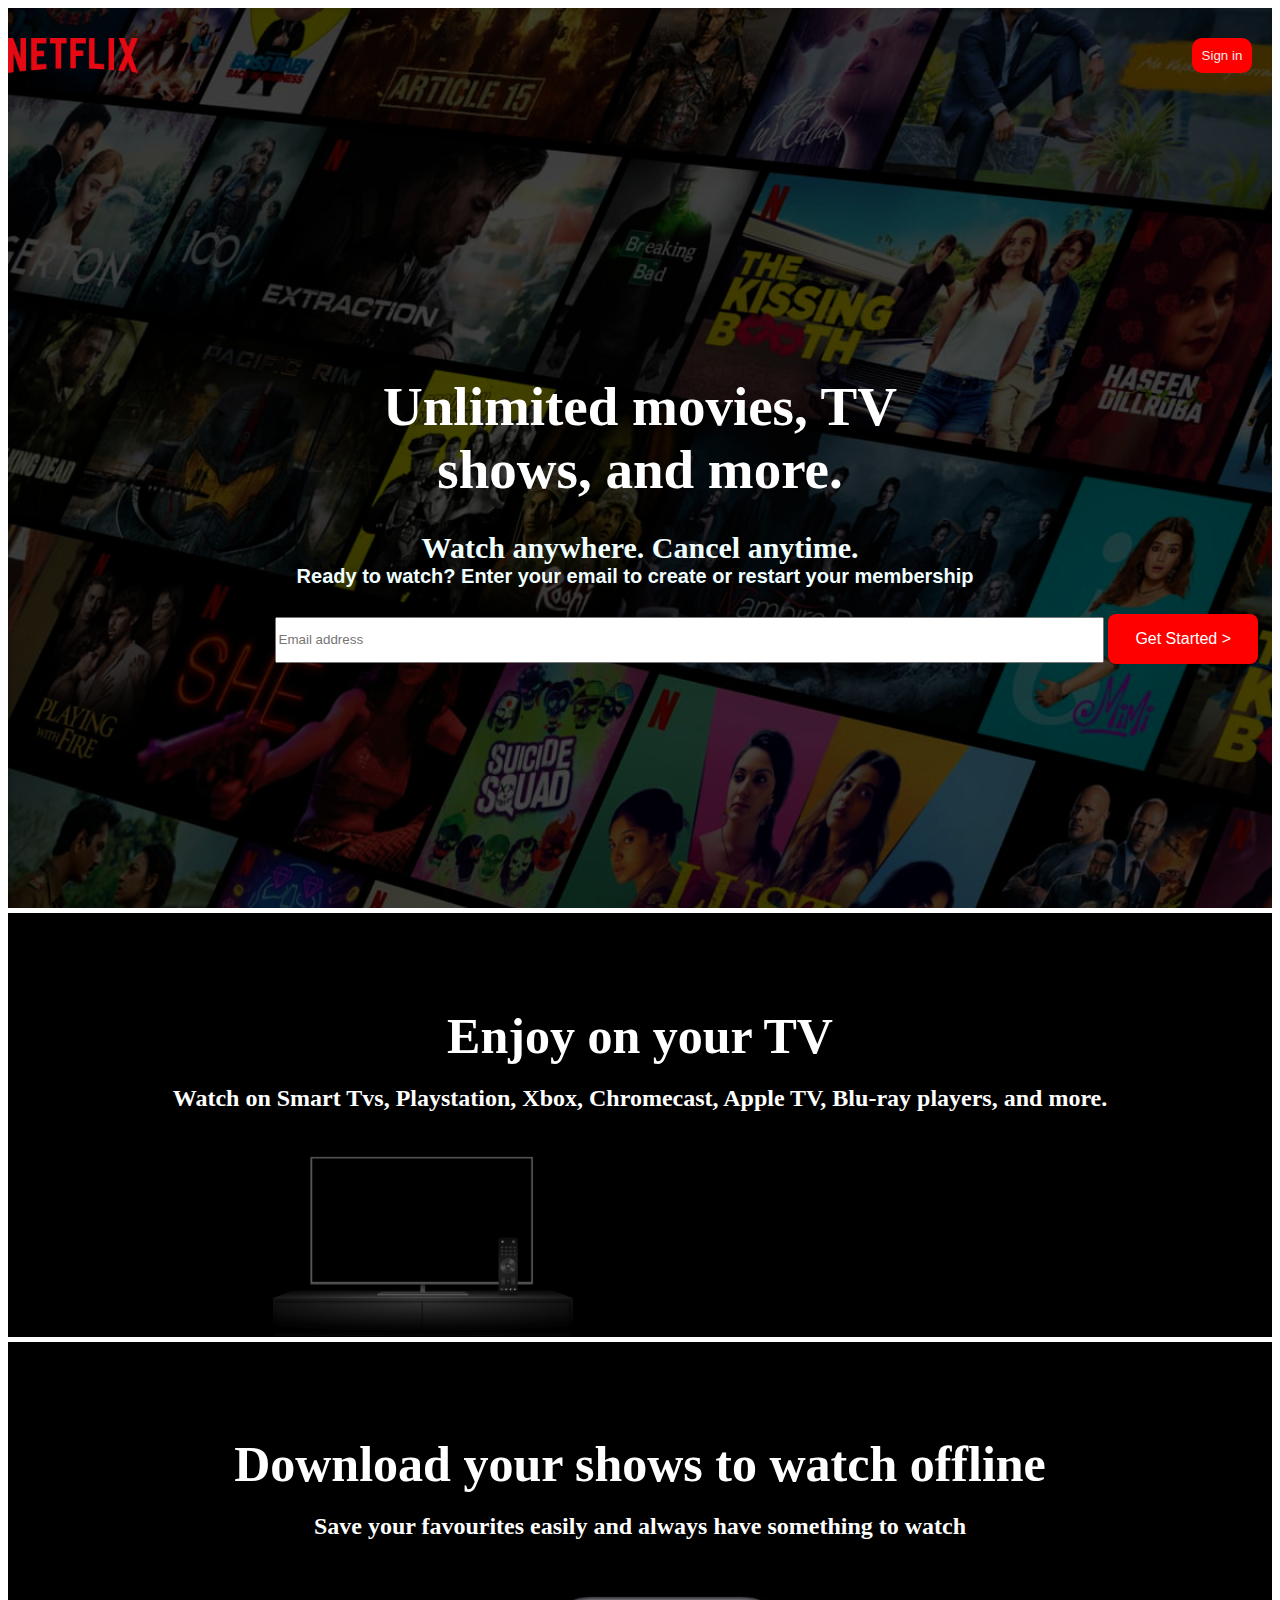
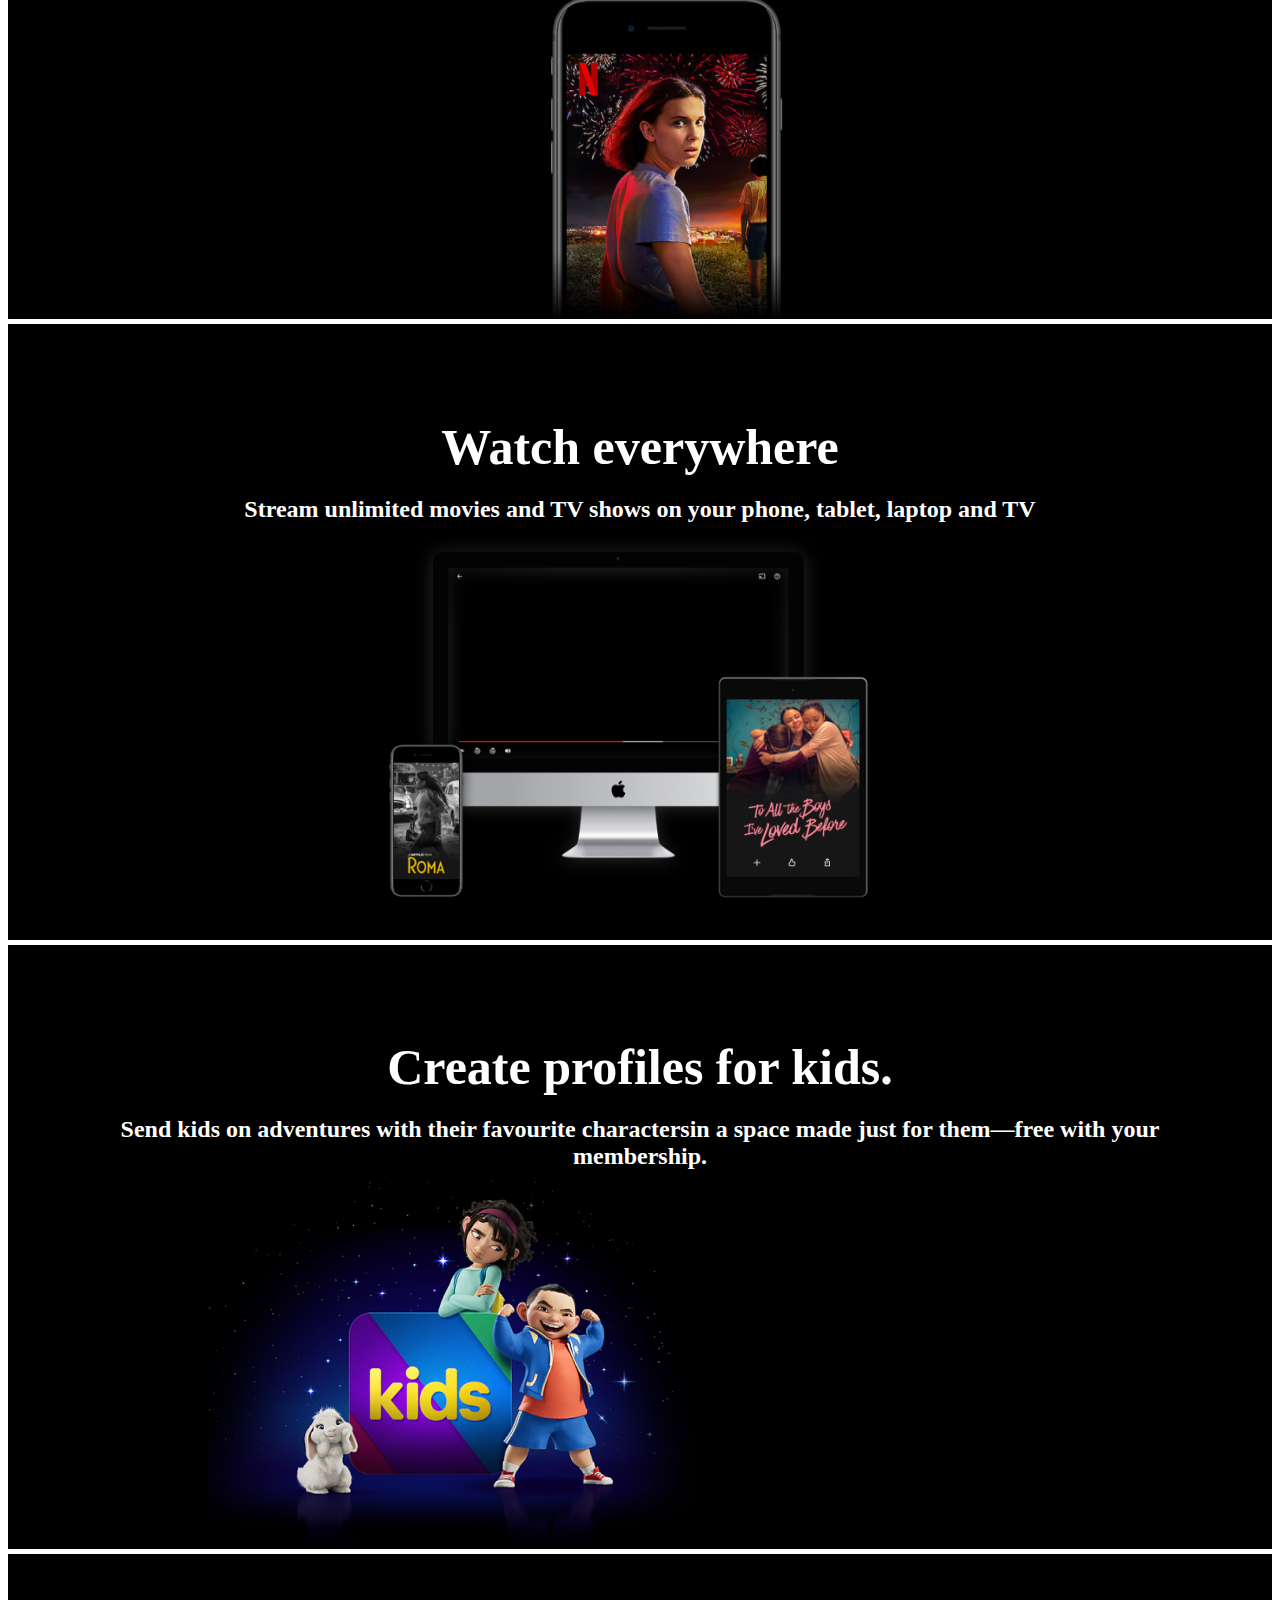
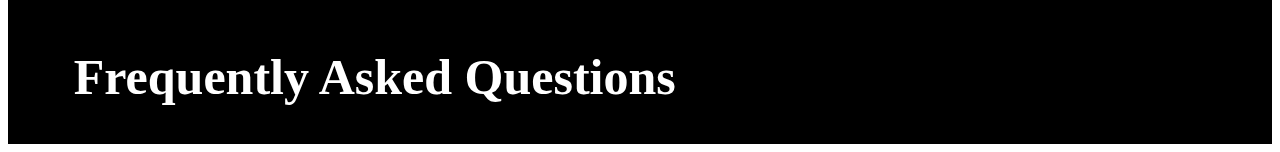
<file: index.html>
<!DOCTYPE html>
<html lang="en">
<head>
    <meta charset="UTF-8">
    <meta http-equiv="X-UA-Compatible" content="IE=edge">
    <meta name="viewport" content="width=device-width, initial-scale=1.0">
    <title>Netflix</title>
    <link rel="stylesheet" href="styles.css">
    <style>
      
        .div {
            background-image: url("images/image1.png")  ;
          object-fit: cover;
          width: 100%;
          background-color: black;
         
        
        }
        .div {
        text-align: center;
        }
        nav {
            padding-top: 30px;
            padding-left: 0px;
            padding-right: 20px;
            
        }
       
        .nav2 {
            background-color: red;
            margin: 0;
            border: 0;
            height: 35px;
            width: 60px;
            align-items: left;
            justify-content: left;
            float: right;
            border-radius: 10px;

        }

        h1 {
            padding-top: 300px;
            padding-bottom: 0px;
            margin-bottom: 0;
            text-align: center;
            font-family: 'Arial Narrow';
            font-style: normal;
            color: white;
           
        }

        h2 {
            padding-top: 0px;
            margin-top: 0;
            text-align: center;
            font-family: 'Arial Narrow';
            font-style: normal;
            color: white; 
            padding-bottom: 0px;
            margin-bottom: 0px;
        }

        h3 {
           
            text-align: center;
            font-family: 'Arial Narrow';
            font-style: normal;
            color: white;
            padding-bottom: 0px;
            margin-bottom: 0px;
        
        }
        h4 {
            color: azure;
           text-align: center;
           font-size: 20px;
           margin-top: 0px;
           padding-top: 0px;
           font-family: 'Trebuchet MS', 'Lucida Sans Unicode', 'Lucida Grande', 'Lucida Sans', Arial, sans-serif;
           padding-left: 50px;
           padding-right: 60px;
        }
        
        label {
           padding-left: 20%;
        height: 50px;
        border-radius: 20px;
        }

        .button {
            background-color: red;
            margin: 0px;
            border: 0px;
            height: 50px;
            width: 150px;
            font-size: medium;
            color: white;
            border-radius: 8px;
        }
          
          img {
            float: left;
          }
    
  fieldset {
          margin: 0;
          border: 0px;
          padding: 0px;
           
  }


  .h1 {
    padding-bottom: 20px;
    padding-top:60px ;
    font-size: 50px;
  }
  .h2 {
    text-align: center;
    padding-left: 100px;
    padding-right: 100px;
  }

  .f2 {
    margin-top: 5px;
    background-color: black;
    align-items: center;
    justify-content: center;
    display: flex;
    flex-wrap: wrap;
    
  }

  .f1 {
    margin-top: 5px;
    background-color: black;
    align-items: center;
    justify-content: center;
    display: flex;
  }

  .rec3 {
    padding-left: 200px;
  }

  .f3 {
    margin-top: 5px;
    background-color: black;
   
  }

  li {
    color: azure;
    height: 30px;
  }

    </style>
</head>
<body>
    
    <div class="div">
    <div style="height: 900px; width: 100%;">
        <nav> <img src="images/Fill-14.png" alt="netflix logo" height="35px" >
        <a href="signin.html"><input type="button" class="nav2" value="Sign in" style="color:rgb(238, 235, 235);"></nav></a>
        <h1 style="font-size: 55px;"><strong> Unlimited movies, TV </strong></h1>
        <h2 style="font-size: 55px;"><strong></strong>shows, and more.</h2>
        <h3 style="font-size: 30px; color:azure"> Watch anywhere. Cancel anytime.</h3>
        <h4>Ready to watch? Enter your email to create or restart your membership</h4>
       <label for="email" > <input type="text" placeholder="Email address" style="height: 40px; width: 65%"></label>
            
    <input type="button" value="Get Started &gt" class="button"></input>
    </div>
</div>
</div>
<fieldset class="f1">
   <div >
    <h1 class="h1">Enjoy on your TV</h1>
    <h2 class="h2">Watch on Smart Tvs, Playstation, Xbox, Chromecast, Apple TV, Blu-ray players, and more.</h2>
    <img class="rec3" src="images/no1.png" alt=" people watching tv">
   </div> 
</fieldset>
<fieldset class="f2">
<div>
    <h1 class="h1">Download your shows to watch offline</h1>
    <h2 class="h2">Save your favourites easily and always have something to watch </h2>
    <img class="rec3" src="images/Rectangle (3).png" alt="">
</div>
</fieldset>

<fieldset class="f2">
    <div>
        <h1 class="h1">Watch everywhere</h1>
        <h2 class="h2">Stream unlimited movies and TV shows on your phone, tablet, laptop and TV</h2>
        <img src="images/Rectangle (4).png" alt="" class="rec3">
    </div>
</fieldset>

<fieldset class="f2">
<div>
    <h1 class="h1">Create profiles for kids.</h1>
    <h2 class="h2">Send kids on adventures with their favourite charactersin a space made just for them—free with your membership. </h2>
    <img src="images/Rectangle (5).png" alt="" class="rec3">
</div>
</fieldset>
<fieldset class="f2">
    <h1 class="h1">Frequently Asked Questions</h1>
    
      <p>what is Netflix?</p>
      <l1>How much does Netflix cost?</l1>
      <l1>Where can i watch?</l1>
      <l1>How do i cancel?</l1>
      <l1>What can i watch on Netflix?</l1>
  
</fieldset>
</body>
</html>
</file>
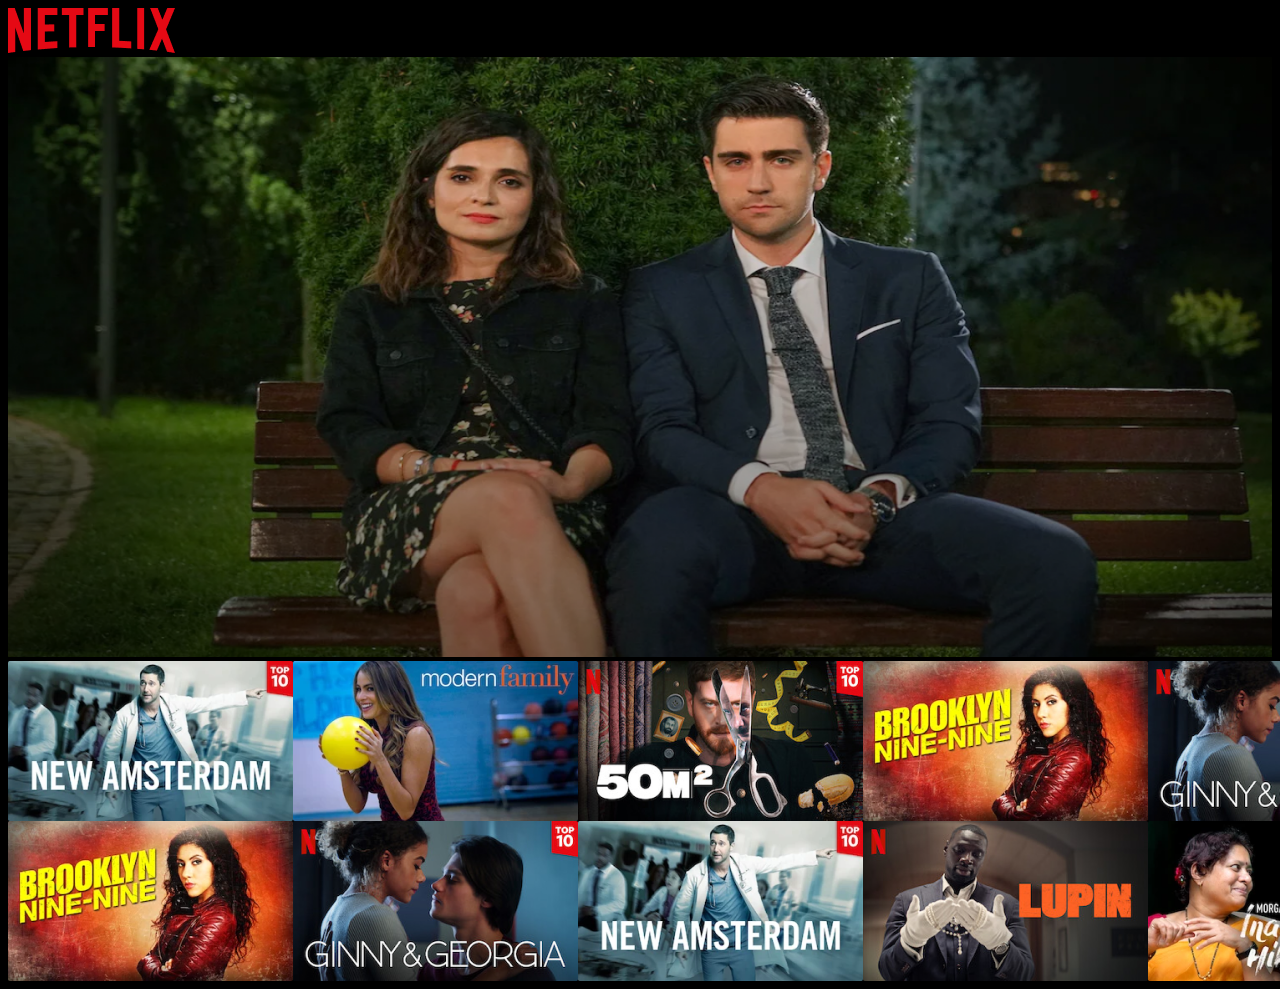
<file: movies.html>
<!DOCTYPE html>
<html lang="en">
<head>
    <meta charset="UTF-8">
    <meta http-equiv="X-UA-Compatible" content="IE=edge">
    <meta name="viewport" content="width=device-width, initial-scale=1.0">
    <title>Movie-home</title>

    <style>
        main {
            flex-wrap: wrap;
            flex-direction: column-reverse;
            align-items: center;
            justify-content: center;
        }

    @media (max-width: 400px) {
.style {
   
    flex-direction: column;
}
    }
    </style>
</head>
<body style="background-color: black;">
    <header>
        <img src="images/Fill-14.png" alt="">
    </header>
    <main>
        <div>
            <img style="height: 600px; width: 100%" src="images/MoviePoster (1).png" alt="">
        </div>
        <div class="style" style="display: flex;">
            <img src="images/MoviePoster (2).png" alt="">
            <img src="images/MoviePoster (3).png" alt="">
           
            <img src="images/MoviePoster (5).png" alt="">

            
                <img src="images/MoviePoster (6).png" alt="">
                <img src="images/MoviePoster (7).png" alt="">
               
                <img src="images/MoviePoster (8).png" alt="">
    
        </div>

        <div style="display: flex; width: 100%;">
            <img src="images/MoviePoster (6).png" alt="">
            <img src="images/MoviePoster (7).png" alt="">
           
            <img src="images/MoviePoster (8).png" alt="">

            <div style="display: flex; width: 100%;">
                <img src="images/MoviePoster (9).png" alt="">
                <img src="images/MoviePoster (10).png" alt="">
               
                <img src="images/MoviePoster (11).png" alt="">
        </div>
    </main>
</body>
</html>
</file>
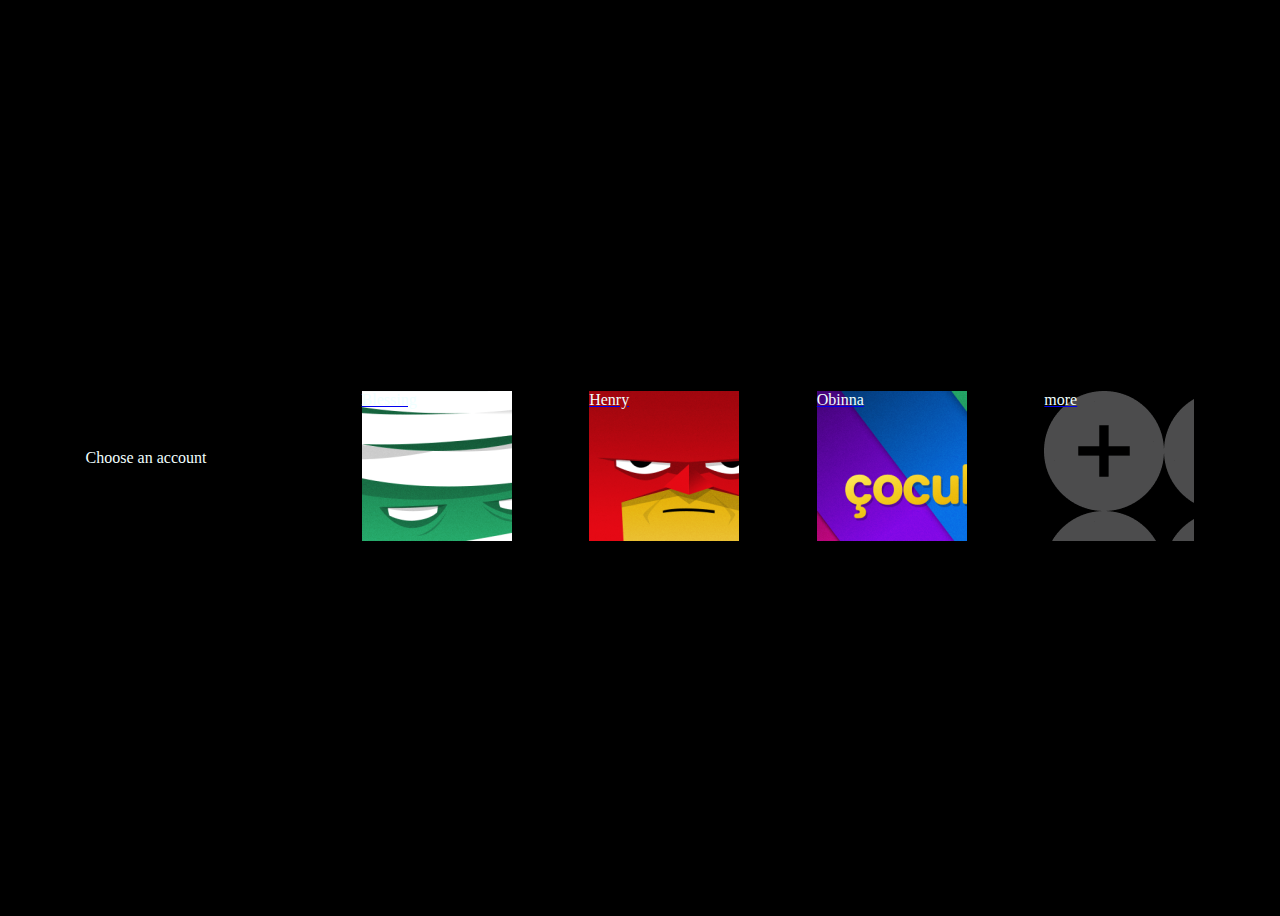
<file: profile.html>
<!DOCTYPE html>
<html lang="en">
<head>
    <meta charset="UTF-8">
    <meta http-equiv="X-UA-Compatible" content="IE=edge">
    <meta name="viewport" content="width=device-width, initial-scale=1.0">
    <title>Profile</title>

    <style>
        body {
            background-color: black;
        
            display: flex;
            justify-content: space-evenly;
            align-items: center;
            height :100vh;
            flex-wrap: wrap;
       
        }

        

    p {
        color: azure;
    }

    .box1 {
background-image: url(images/ProfilePicture\ \(1\).png);
width: 150px;
            height: 150px;
    }

    .box2 {
        background-image: url(images/ProfilePicture\ \(2\).png);
        width: 150px;
            height: 150px;
    }
    .box3 {
        background-image: url(images/ProfilePicture\ \(3\).png);
        width: 150px;
            height: 150px;
    }
    .box4 {
        background-image: url(images/Vector.png);
        width: 150px;
            height: 150px;
    }
    </style>

</head>
<body>
    
    <p >Choose an account </p>
    
   <div class="div"></div>
   <a href="movies.html"> <div class="box1"> <p>Blessing</p></div></a>
   <a href="movies.html">  <div class="box2"> <p>Henry</p></div></a>
   <a href="movies.html">   <div class="box3"><p>Obinna</p></div></a>
   <a href="movies.html">   <div class="box4"><p>more</p></div></a>
    
</div>
</body>
</html>
</file>
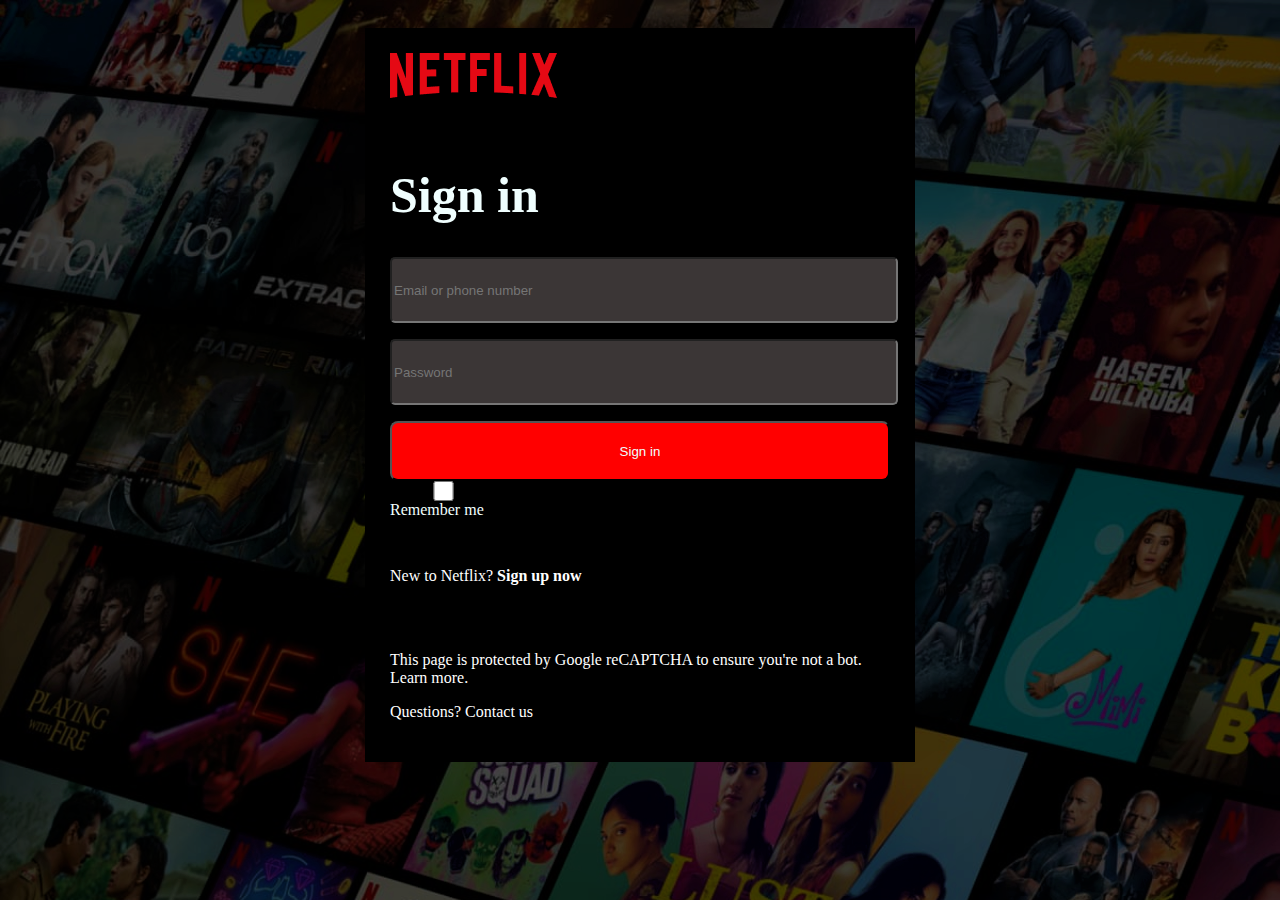
<file: signin.html>
<!DOCTYPE html>
<html lang="en">
<head>
    <meta charset="UTF-8">
    <meta http-equiv="X-UA-Compatible" content="IE=edge">
    <meta name="viewport" content="width=device-width, initial-scale=1.0">
    <title>Sign in</title>

    <style>
        body {
            background-image: url(images/image1.png);
            background-color: black;
            padding: 20px;
        }

        .div1 {
            border: 5px solid black;
            background-color: black;
            width:80%;
    
    margin-left: auto;
    margin-right: auto;
    padding-left: 20px;
    padding-right: 20px;
    padding-top: 20px;
    padding-bottom: 20px;
    max-width:500px;
        }
        h1 {
            font-family: 'Arial Narrow';
            color: azure;
            font-size: 50px;
            padding-top: 30px;
        }

        input, textarea {
            height: 60px;
            width: 100%;
            background-color: rgb(59, 54, 54);
            border-radius: 5px;
        }

        .signin {
            background-color: red;
            border-radius: 8px;
            color: azure;
        }

        .checkbox {
            color: azure;
          padding-top: 0px;
           float: left;
           margin-top: 0px;
           
        }

        .chkbox {
            margin: 0px;
            float: left;
        }

        .netflix {
            padding-top: 70px;
            font-family: 'Arial Narrow';
        }
    </style>
</head>
<body>
    <div class="div1">
<header><img src="images/Fill-14.png" alt=""></header>
<h1>Sign in</h1>
<p>
<label class="email" for="Email">
    <input type="text" placeholder="Email or phone number">
</label>
</p>
<p>
<label for="password">
<input type="text" placeholder="Password"> </label>
</p>

<a href="profile.html"><input class="signin" type="button" value="Sign in"></a>
 
<label class="checkbox" for="checkbox"><input class="chkbox" style="height: 20px;" type="checkbox" value="Remember me">Remember me</label>

<p class="netflix" style="color: white;">New to Netflix? <strong>Sign up now</strong> 
</p>
<p style="color: white; font-family: 'Arial Narrow'; padding-top: 50px;">This page is protected by Google reCAPTCHA to ensure you're not a bot. Learn more.</p>

<footer>
    <p style="color: white; margin-top: 5px;">Questions? Contact us</p>
</footer>
    </div>
</body>
</html>
</file>
<file: styles.css>
@media (max-width: 300px) {
    .f2 {
        flex-direction: column-reverse;
    }
}
</file>
